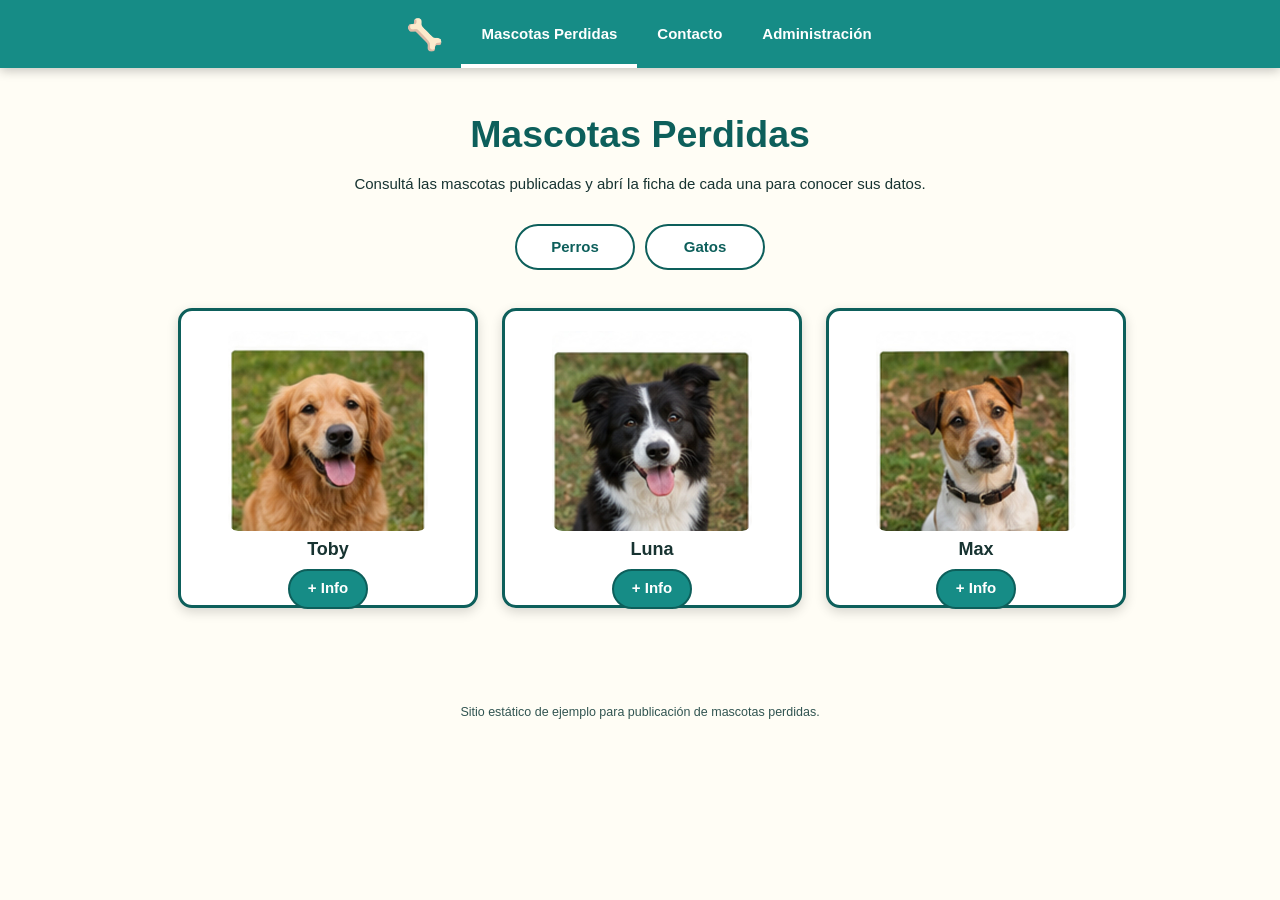
<file: teoria-act1/chat_gpt/index.html>
<!doctype html>
<html lang="es">
<head>
  <meta charset="utf-8">
  <meta name="viewport" content="width=device-width, initial-scale=1">
  <meta name="description" content="Listado de mascotas perdidas, con información para facilitar su identificación y recuperación.">
  <title>Mascotas Perdidas</title>
  <link rel="stylesheet" href="estilosIA.css">
</head>
<body>
  <a class="skip-link" href="#contenido">Saltar al contenido principal</a>

  <header class="site-header">
    <nav class="navbar" aria-label="Navegación principal">
      <a class="logo" href="index.html" aria-label="Inicio - Mascotas Perdidas">🦴</a>
      <a class="nav-link active" href="index.html" aria-current="page">Mascotas Perdidas</a>
      <a class="nav-link" href="contacto.html">Contacto</a>
      <a class="nav-link" href="administracion.html">Administración</a>
    </nav>
  </header>

  <main id="contenido">
    <h1 class="page-title">Mascotas Perdidas</h1>
    <p class="page-intro">Consultá las mascotas publicadas y abrí la ficha de cada una para conocer sus datos.</p>

    <input class="tab-input" type="radio" name="categoria" id="tab-perros" checked>
    <input class="tab-input" type="radio" name="categoria" id="tab-gatos">

    <div class="category-tabs" role="tablist" aria-label="Categoría de mascotas">
      <label class="tab-label" for="tab-perros" role="tab">Perros</label>
      <label class="tab-label" for="tab-gatos" role="tab">Gatos</label>
    </div>

    <section class="pet-gallery" aria-label="Galería de mascotas">
      <div class="pet-category dogs" role="tabpanel" aria-label="Perros">
        <article class="pet-card">
          <img class="pet-photo" src="imagenes/perro_1.jpg" alt="Foto de Toby: Perro de raza Mestizo, tamaño mediano y color dorado" width="200" height="200">
          <h2 class="pet-name">Toby</h2>
          <a class="info-button" href="info/perro_1.pdf" target="_blank" rel="noopener">+ Info</a>
        </article>

        <article class="pet-card">
          <img class="pet-photo" src="imagenes/perro_2.jpg" alt="Foto de Luna: Perra de raza Border Collie, tamaño mediana y color negro y blanco" width="200" height="200">
          <h2 class="pet-name">Luna</h2>
          <a class="info-button" href="info/perro_2.pdf" target="_blank" rel="noopener">+ Info</a>
        </article>
  
        <article class="pet-card">
          <img class="pet-photo" src="imagenes/perro_3.jpg" alt="Foto de Max: Perro de raza Jack Russell Terrier, tamaño pequeño y color blanco y marrón" width="200" height="200">
          <h2 class="pet-name">Max</h2>
          <a class="info-button" href="info/perro_3.pdf" target="_blank" rel="noopener">+ Info</a>
        </article>
      </div>

      <div class="pet-category cats" role="tabpanel" aria-label="Gatos">
        <article class="pet-card">
          <img class="pet-photo" src="imagenes/gato_1.jpg" alt="Foto de Luna: Gata de tamaño mediano y color atigrado gris" width="200" height="200">
          <h2 class="pet-name">Luna</h2>
          <a class="info-button" href="info/gato_1.pdf" target="_blank" rel="noopener">+ Info</a>
        </article>

        <article class="pet-card">
          <img class="pet-photo" src="imagenes/gato_2.jpg" alt="Foto de Oreo: Gato de tamaño mediano y color negro y blanco" width="200" height="200">
          <h2 class="pet-name">Oreo</h2>
          <a class="info-button" href="info/gato_2.pdf" target="_blank" rel="noopener">+ Info</a>
        </article>
  
        <article class="pet-card">
          <img class="pet-photo" src="imagenes/gato_3.jpg" alt="Foto de Simba: Gato de tamaño mediano y color atigrado naranja" width="200" height="200">
          <h2 class="pet-name">Simba</h2>
          <a class="info-button" href="info/gato_3.pdf" target="_blank" rel="noopener">+ Info</a>
        </article>
      </div>
    </section>
  </main>

  <footer class="site-footer">
    <small>Sitio estático de ejemplo para publicación de mascotas perdidas.</small>
  </footer>
</body>
</html>
</file>
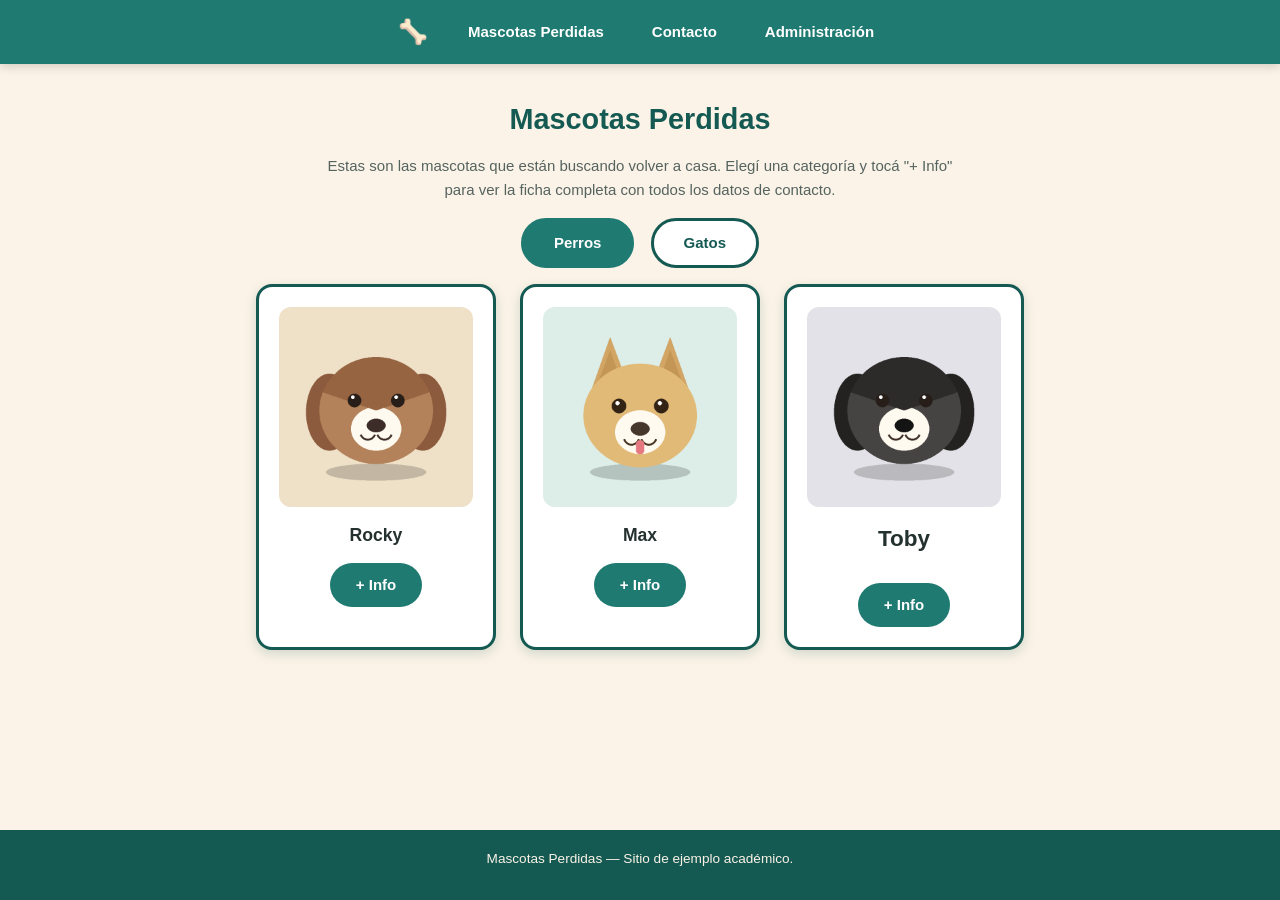
<file: teoria-act1/claude/index.html>
<!DOCTYPE html>
<html lang="es">
<head>
  <meta charset="UTF-8">
  <meta name="viewport" content="width=device-width, initial-scale=1.0">
  <title>Mascotas Perdidas</title>
  <meta name="description" content="Listado de mascotas perdidas en busca de su familia. Filtrá por perros o gatos y consultá la ficha completa de cada una.">
  <link rel="stylesheet" href="estilosIA.css">
</head>
<body>

  <a class="skip-link" href="#contenido">Saltar al contenido principal</a>

  <header>
    <nav class="nav-bar" aria-label="Navegación principal">
      <div class="nav-inner">
        <span class="nav-logo" aria-hidden="true">🦴</span>
        <ul class="nav-links">
          <li><a href="index.html" aria-current="page">Mascotas Perdidas</a></li>
          <li><a href="contacto.html">Contacto</a></li>
          <li><a href="administracion.html">Administración</a></li>
        </ul>
      </div>
    </nav>
  </header>

  <main id="contenido" class="container">
    <h1 class="titulo-pagina">Mascotas Perdidas</h1>
    <p class="intro-texto">
      Estas son las mascotas que están buscando volver a casa. Elegí una categoría
      y tocá "+ Info" para ver la ficha completa con todos los datos de contacto.
    </p>

    <!-- Pestañas de categoría implementadas sin JavaScript, mediante inputs
         tipo radio ocultos visualmente pero accesibles por teclado. -->
    <div class="tabs-categoria">
      <input type="radio" name="categoria-mascota" id="tab-perros" class="tab-radio" checked>
      <label for="tab-perros" class="tab-label">Perros</label>

      <input type="radio" name="categoria-mascota" id="tab-gatos" class="tab-radio">
      <label for="tab-gatos" class="tab-label">Gatos</label>

      <!-- Categoría: Perros -->
      <div class="galeria" id="galeria-perros">
        <article class="mascota-card">
          <img class="foto-mascota" src="imagenes/perro_1.png" alt="Foto de Rocky: Perro de raza Mestizo, mediano, pelaje corto; color marrón con hocico claro" width="200" height="200">
          <h3>Rocky</h3>
          <a class="btn-pill btn-info" href="info/perro_1.pdf" target="_blank" rel="noopener noreferrer"
             aria-label="+ Info sobre Rocky (PDF, se abre en una pestaña nueva)">+ Info</a>
        </article>

        <article class="mascota-card">
          <img class="foto-mascota" src="imagenes/perro_2.png" alt="Foto de Max: Perro de raza Mestizo tipo Shiba, orejas paradas; color canela con pecho claro" width="200" height="200">
          <h3>Max</h3>
          <a class="btn-pill btn-info" href="info/perro_2.pdf" target="_blank" rel="noopener noreferrer"
             aria-label="+ Info sobre Max (PDF, se abre en una pestaña nueva)">+ Info</a>
        </article>

        <article class="mascota-card">
          <img class="foto-mascota" src="imagenes/perro_3.png" alt="Foto de Toby: Perro de raza Mestizo, orejas caídas, pelaje oscuro; color negro con reflejos grises" width="200" height="200">
          <h2>Toby</h2>
          <a class="btn-pill btn-info" href="info/perro_3.pdf" target="_blank" rel="noopener noreferrer"
             aria-label="+ Info sobre Toby (PDF, se abre en una pestaña nueva)">+ Info</a>
        </article>
      </div>

      <!-- Categoría: Gatos -->
      <div class="galeria" id="galeria-gatos">
        <article class="mascota-card">
          <img class="foto-mascota" src="imagenes/gato_1.png" alt="Foto de Luna: Gata de raza Común europeo; color gris con ojos verdes" width="200" height="200">
          <h3>Luna</h3>
          <a class="btn-pill btn-info" href="info/gato_1.pdf" target="_blank" rel="noopener noreferrer"
             aria-label="+ Info sobre Luna (PDF, se abre en una pestaña nueva)">+ Info</a>
        </article>

        <article class="mascota-card">
          <img class="foto-mascota" src="imagenes/gato_2.png" alt="Foto de Mia: Gata de raza Común europeo; color naranja/jengibre con ojos celestes" width="200" height="200">
          <h2>Mia</h2>
          <a class="btn-pill btn-info" href="info/gato_2.pdf" target="_blank" rel="noopener noreferrer"
             aria-label="+ Info sobre Mia (PDF, se abre en una pestaña nueva)">+ Info</a>
        </article>

        <article class="mascota-card">
          <img class="foto-mascota" src="imagenes/gato_3.png" alt="Foto de Simón: Gato de raza Común europeo; color gris oscuro con ojos ámbar" width="200" height="200">
          <h2>Simón</h2>
          <a class="btn-pill btn-info" href="info/gato_3.pdf" target="_blank" rel="noopener noreferrer"
             aria-label="+ Info sobre Simón (PDF, se abre en una pestaña nueva)">+ Info</a>
        </article>
      </div>
    </div>
  </main>

  <footer class="site-footer">
    <p>Mascotas Perdidas — Sitio de ejemplo académico.</p>
  </footer>

</body>
</html>
</file>
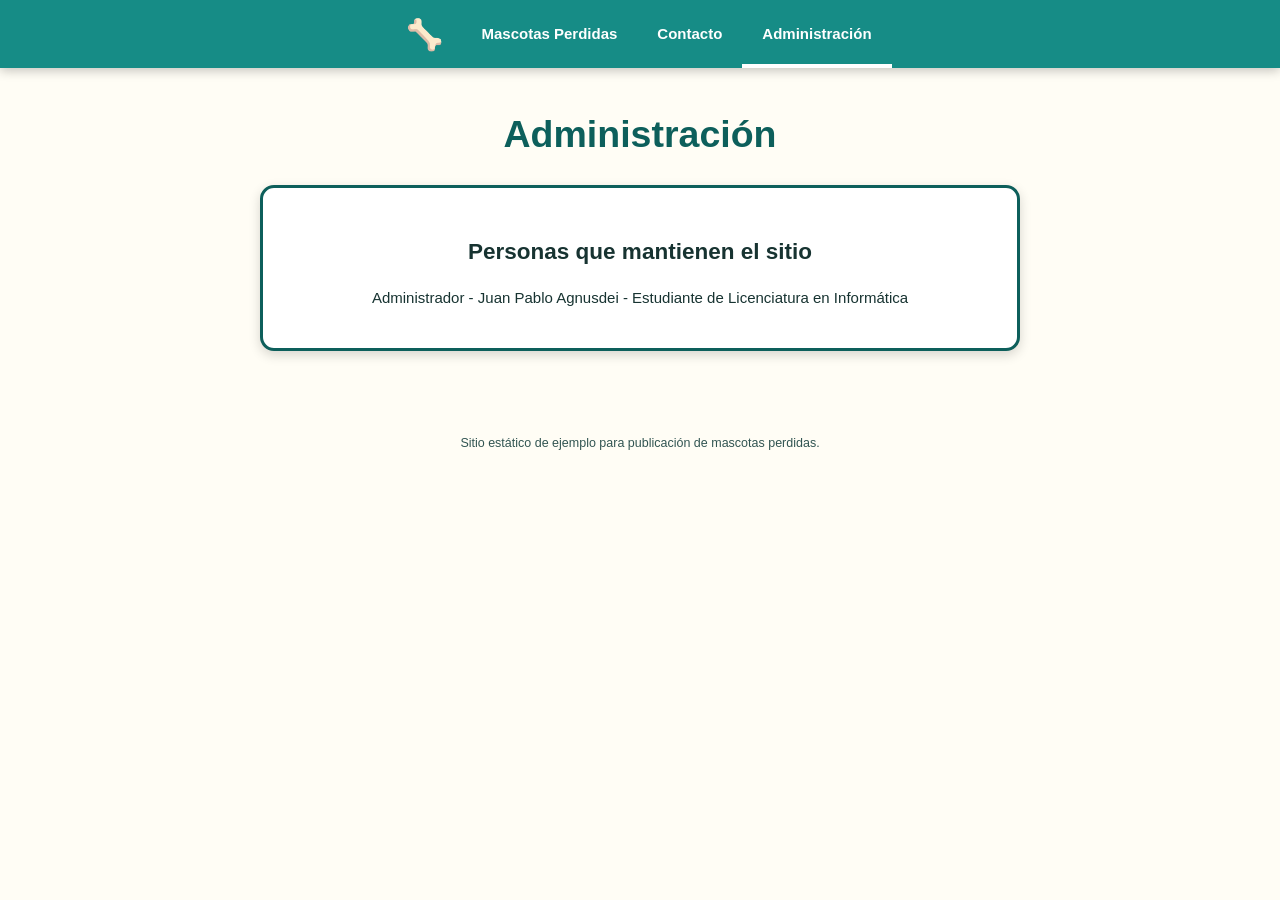
<file: teoria-act1/chat_gpt/administracion.html>
<!doctype html>
<html lang="es">
<head>
  <meta charset="utf-8">
  <meta name="viewport" content="width=device-width, initial-scale=1">
  <meta name="description" content="Información de administración del sitio Mascotas Perdidas.">
  <title>Administración</title>
  <link rel="stylesheet" href="estilosIA.css">
</head>
<body>
  <a class="skip-link" href="#contenido">Saltar al contenido principal</a>

  <header class="site-header">
    <nav class="navbar" aria-label="Navegación principal">
      <a class="logo" href="index.html" aria-label="Inicio - Mascotas Perdidas">🦴</a>
      <a class="nav-link" href="index.html">Mascotas Perdidas</a>
      <a class="nav-link" href="contacto.html">Contacto</a>
      <a class="nav-link active" href="administracion.html" aria-current="page">Administración</a>
    </nav>
  </header>

  <main id="contenido">
    <h1 class="page-title">Administración</h1>
    <section class="admin-card" aria-labelledby="administrador">
      <h2 id="administrador">Personas que mantienen el sitio</h2>
      <p>Administrador - Juan Pablo Agnusdei - Estudiante de Licenciatura en Informática</p>
    </section>
  </main>

  <footer class="site-footer">
    <small>Sitio estático de ejemplo para publicación de mascotas perdidas.</small>
  </footer>
</body>
</html>
</file>
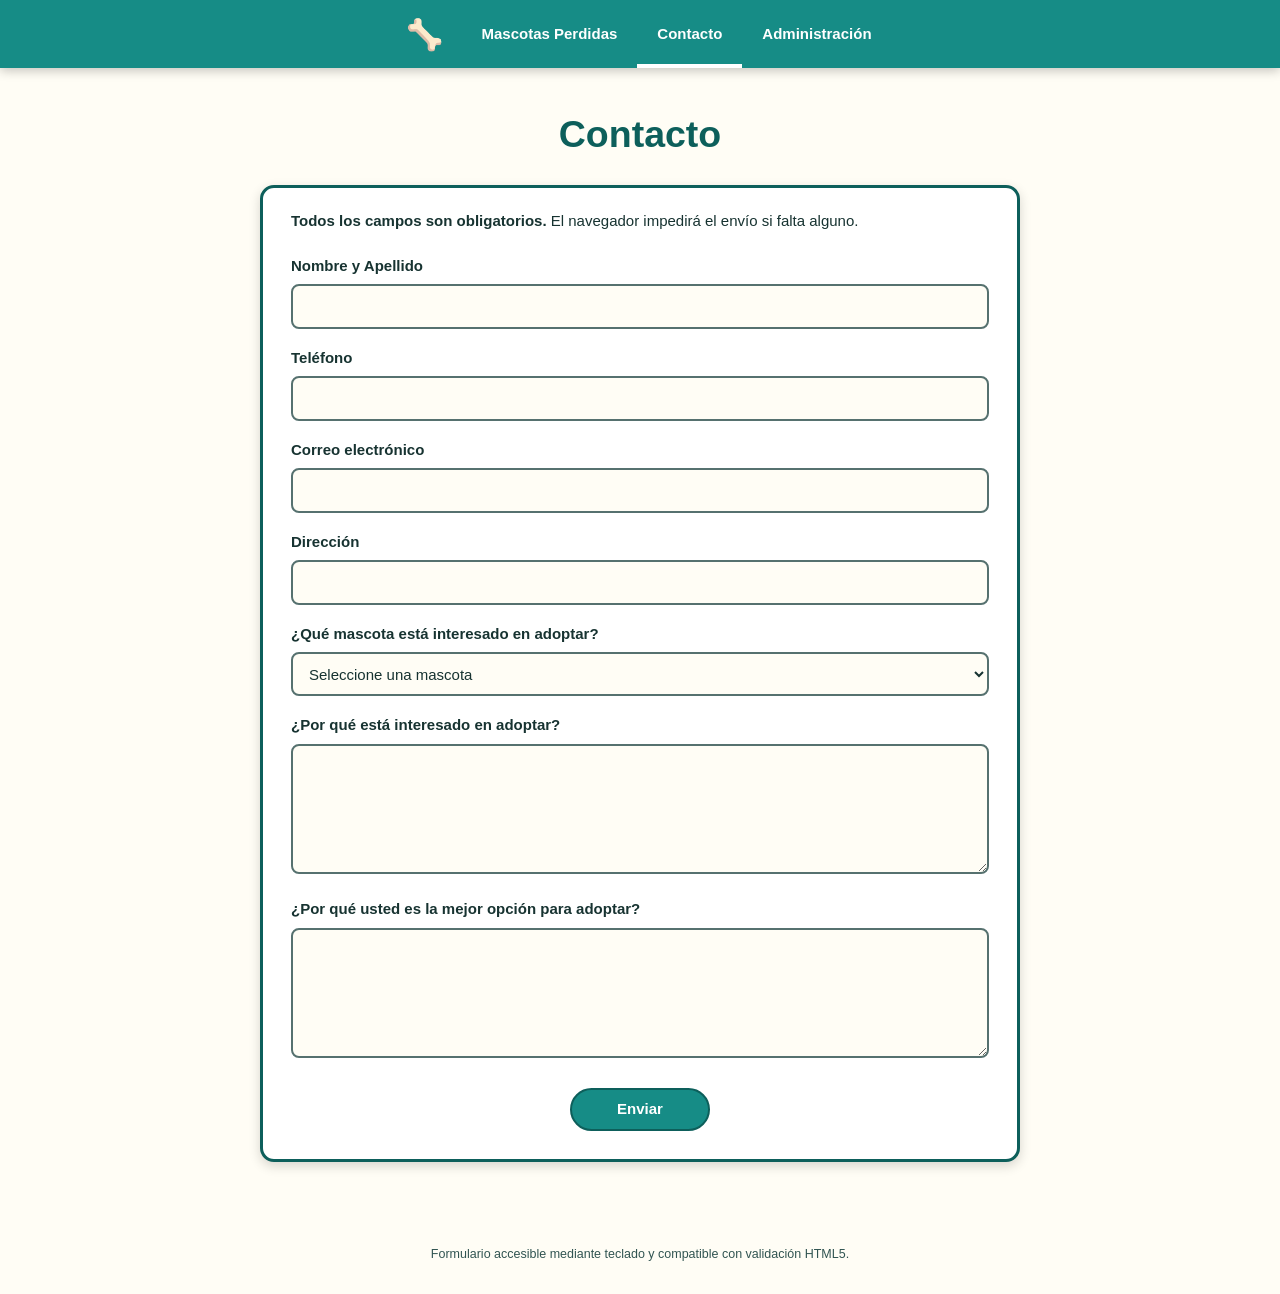
<file: teoria-act1/chat_gpt/contacto.html>
<!doctype html>
<html lang="es">
<head>
  <meta charset="utf-8">
  <meta name="viewport" content="width=device-width, initial-scale=1">
  <meta name="description" content="Formulario de contacto para consultar por una mascota en adopción.">
  <title>Contacto</title>
  <link rel="stylesheet" href="estilosIA.css">
</head>
<body>
  <a class="skip-link" href="#contenido">Saltar al contenido principal</a>

  <header class="site-header">
    <nav class="navbar" aria-label="Navegación principal">
      <a class="logo" href="index.html" aria-label="Inicio - Mascotas Perdidas">🦴</a>
      <a class="nav-link" href="index.html">Mascotas Perdidas</a>
      <a class="nav-link active" href="contacto.html" aria-current="page">Contacto</a>
      <a class="nav-link" href="administracion.html">Administración</a>
    </nav>
  </header>

  <main id="contenido">
    <h1 class="page-title">Contacto</h1>

    <form class="form-card" action="exito.html" method="get">
      <p class="required-note"><strong>Todos los campos son obligatorios.</strong> El navegador impedirá el envío si falta alguno.</p>

      <div class="form-group">
        <label class="form-label" for="nombre">Nombre y Apellido</label>
        <input class="form-control" type="text" id="nombre" name="nombre" autocomplete="name" required>
      </div>

      <div class="form-group">
        <label class="form-label" for="telefono">Teléfono</label>
        <input class="form-control" type="tel" id="telefono" name="telefono" autocomplete="tel" required>
      </div>

      <div class="form-group">
        <label class="form-label" for="correo">Correo electrónico</label>
        <input class="form-control" type="email" id="correo" name="correo" autocomplete="email" required>
      </div>

      <div class="form-group">
        <label class="form-label" for="direccion">Dirección</label>
        <input class="form-control" type="text" id="direccion" name="direccion" autocomplete="street-address" required>
      </div>

      <div class="form-group">
        <label class="form-label" for="mascota">¿Qué mascota está interesado en adoptar?</label>
        <select class="form-control" id="mascota" name="mascota" required>
          <option value="" selected disabled>Seleccione una mascota</option>
          <option value="bruno">Bruno</option>
          <option value="luna">Luna</option>
          <option value="milo">Milo</option>
        </select>
      </div>

      <div class="form-group">
        <label class="form-label" for="motivo">¿Por qué está interesado en adoptar?</label>
        <textarea class="form-control" id="motivo" name="motivo" required></textarea>
      </div>

      <div class="form-group">
        <label class="form-label" for="opcion">¿Por qué usted es la mejor opción para adoptar?</label>
        <textarea class="form-control" id="opcion" name="opcion" required></textarea>
      </div>

      <div class="submit-area">
        <button class="submit-button" type="submit">Enviar</button>
      </div>
    </form>
  </main>

  <footer class="site-footer">
    <small>Formulario accesible mediante teclado y compatible con validación HTML5.</small>
  </footer>
</body>
</html>
</file>
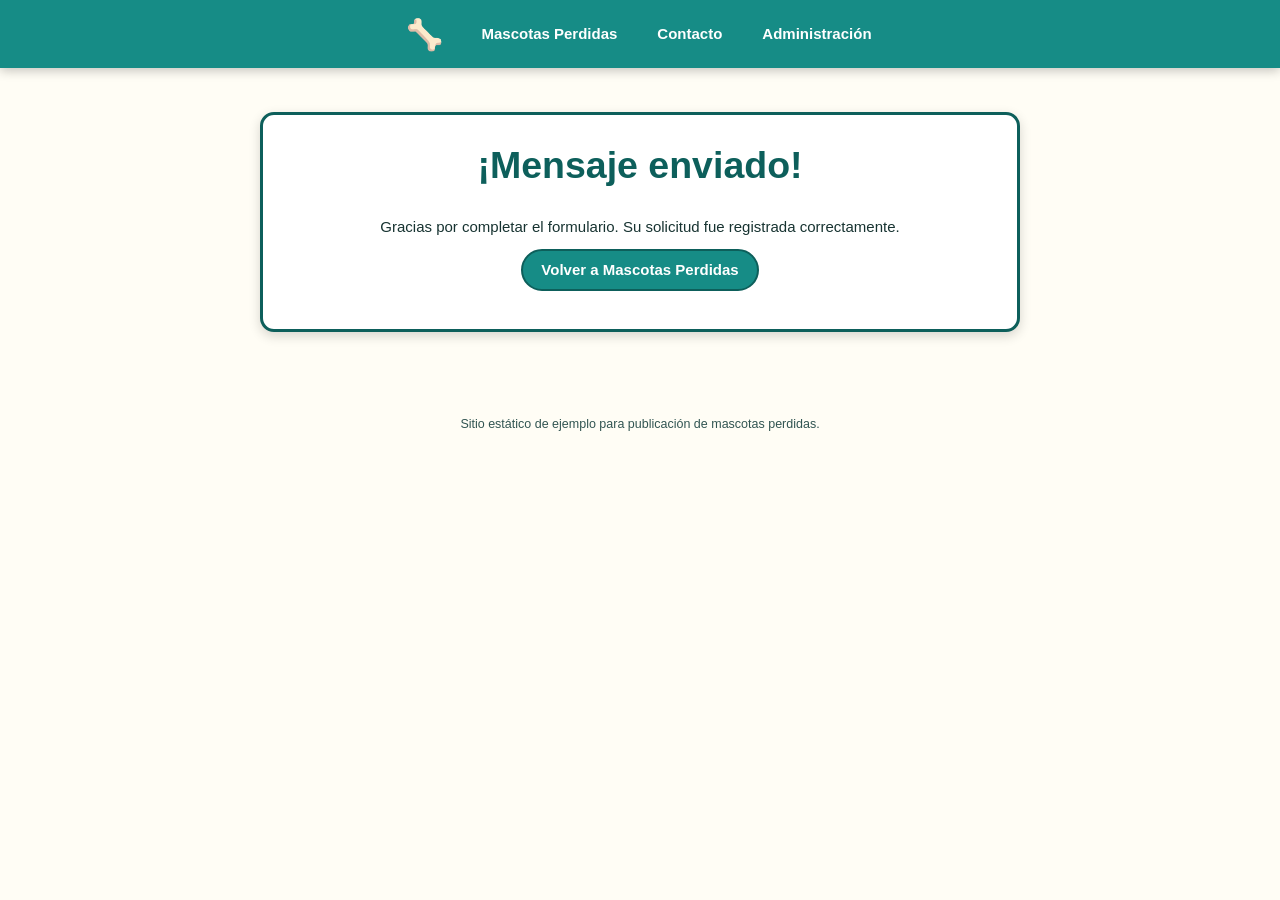
<file: teoria-act1/chat_gpt/exito.html>
<!doctype html>
<html lang="es">
<head>
  <meta charset="utf-8">
  <meta name="viewport" content="width=device-width, initial-scale=1">
  <meta name="description" content="Confirmación del envío del formulario de contacto.">
  <title>Envío exitoso</title>
  <link rel="stylesheet" href="estilosIA.css">
</head>
<body>
  <a class="skip-link" href="#contenido">Saltar al contenido principal</a>

  <header class="site-header">
    <nav class="navbar" aria-label="Navegación principal">
      <a class="logo" href="index.html" aria-label="Inicio - Mascotas Perdidas">🦴</a>
      <a class="nav-link" href="index.html">Mascotas Perdidas</a>
      <a class="nav-link" href="contacto.html">Contacto</a>
      <a class="nav-link" href="administracion.html">Administración</a>
    </nav>
  </header>

  <main id="contenido">
    <section class="success-card" aria-labelledby="titulo-exito">
      <h1 id="titulo-exito" class="page-title">¡Mensaje enviado!</h1>
      <p>Gracias por completar el formulario. Su solicitud fue registrada correctamente.</p>
      <p><a class="info-button" href="index.html">Volver a Mascotas Perdidas</a></p>
    </section>
  </main>

  <footer class="site-footer">
    <small>Sitio estático de ejemplo para publicación de mascotas perdidas.</small>
  </footer>
</body>
</html>
</file>
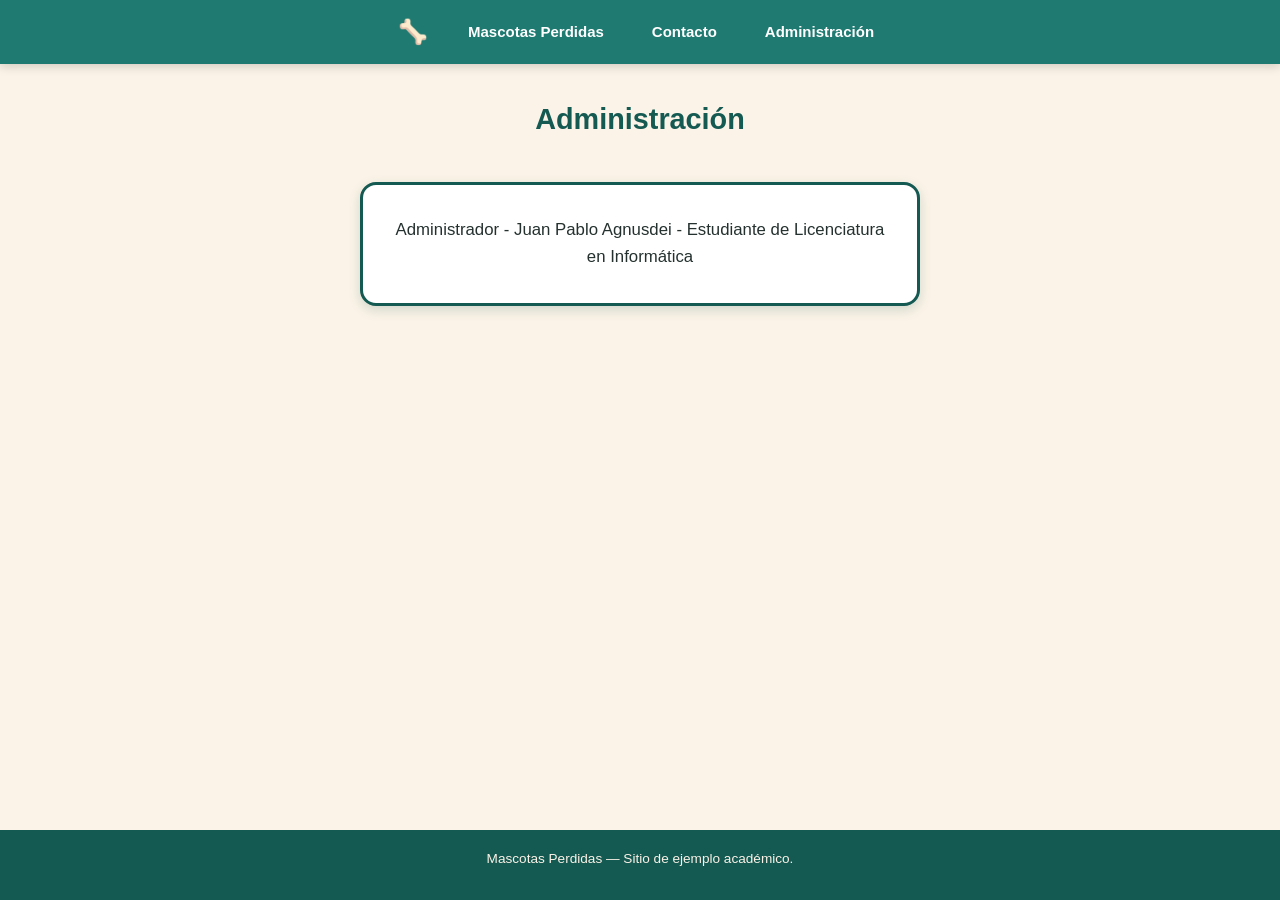
<file: teoria-act1/claude/administracion.html>
<!DOCTYPE html>
<html lang="es">
<head>
  <meta charset="UTF-8">
  <meta name="viewport" content="width=device-width, initial-scale=1.0">
  <title>Administración - Mascotas Perdidas</title>
  <meta name="description" content="Datos de las personas responsables de mantener el sitio Mascotas Perdidas.">
  <link rel="stylesheet" href="estilosIA.css">
</head>
<body>

  <a class="skip-link" href="#contenido">Saltar al contenido principal</a>

  <header>
    <nav class="nav-bar" aria-label="Navegación principal">
      <div class="nav-inner">
        <span class="nav-logo" aria-hidden="true">🦴</span>
        <ul class="nav-links">
          <li><a href="index.html">Mascotas Perdidas</a></li>
          <li><a href="contacto.html">Contacto</a></li>
          <li><a href="administracion.html" aria-current="page">Administración</a></li>
        </ul>
      </div>
    </nav>
  </header>

  <main id="contenido" class="container">
    <h1 class="titulo-pagina">Administración</h1>

    <div class="admin-tarjeta">
      <p>Administrador - Juan Pablo Agnusdei - Estudiante de Licenciatura en Informática</p>
    </div>
  </main>

  <footer class="site-footer">
    <p>Mascotas Perdidas — Sitio de ejemplo académico.</p>
  </footer>

</body>
</html>
</file>
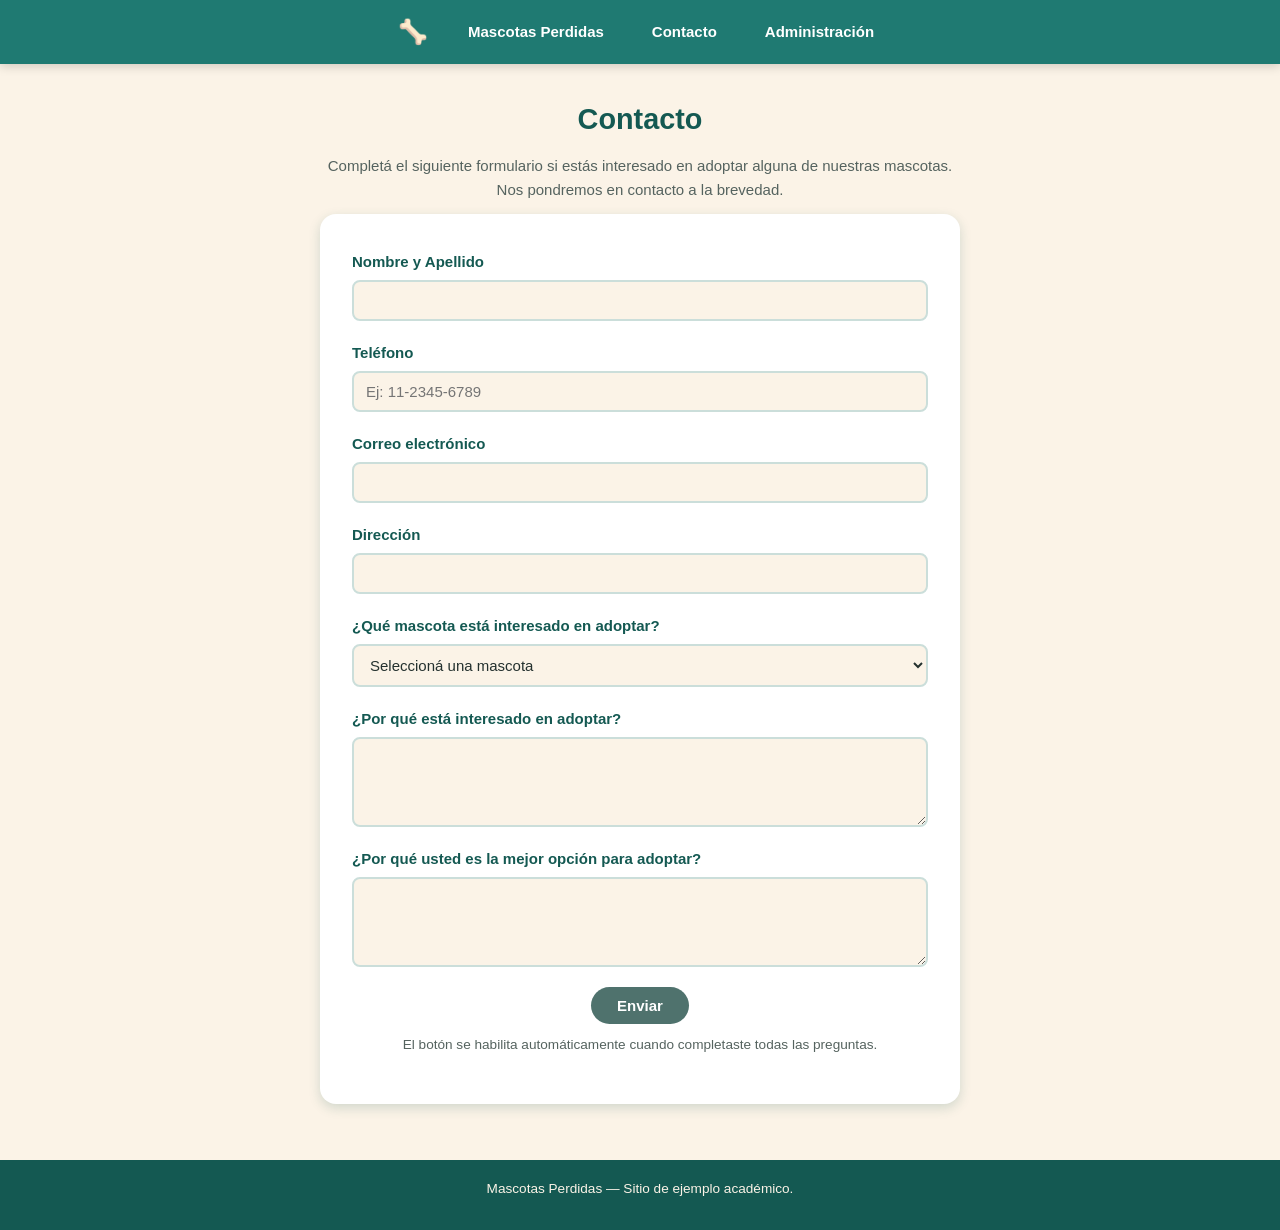
<file: teoria-act1/claude/contacto.html>
<!DOCTYPE html>
<html lang="es">
<head>
  <meta charset="UTF-8">
  <meta name="viewport" content="width=device-width, initial-scale=1.0">
  <title>Contacto - Mascotas Perdidas</title>
  <meta name="description" content="Formulario de contacto para iniciar el proceso de adopción de una mascota.">
  <link rel="stylesheet" href="estilosIA.css">
</head>
<body>

  <a class="skip-link" href="#contenido">Saltar al contenido principal</a>

  <header>
    <nav class="nav-bar" aria-label="Navegación principal">
      <div class="nav-inner">
        <span class="nav-logo" aria-hidden="true">🦴</span>
        <ul class="nav-links">
          <li><a href="index.html">Mascotas Perdidas</a></li>
          <li><a href="contacto.html" aria-current="page">Contacto</a></li>
          <li><a href="administracion.html">Administración</a></li>
        </ul>
      </div>
    </nav>
  </header>

  <main id="contenido" class="container">
    <h1 class="titulo-pagina">Contacto</h1>
    <p class="intro-texto">
      Completá el siguiente formulario si estás interesado en adoptar alguna de nuestras mascotas.
      Nos pondremos en contacto a la brevedad.
    </p>

    <div class="form-wrapper">
      <!-- Sitio sin backend ni scripts: al enviar, se navega a una página
           estática de confirmación (gracias.html). La validación de campos
           obligatorios la realiza el propio navegador (atributo "required"),
           y el botón "Enviar" se atenúa mediante CSS (:invalid) mientras
           falte completar alguna pregunta. -->
      <form id="formulario-contacto" action="gracias.html" method="get" novalidate="false">

        <div class="campo-formulario">
          <label for="nombre">Nombre y Apellido</label>
          <input type="text" id="nombre" name="nombre" autocomplete="name" required>
        </div>

        <div class="campo-formulario">
          <label for="telefono">Teléfono</label>
          <input type="tel" id="telefono" name="telefono" autocomplete="tel"
                 pattern="[0-9+\-\s()]{6,20}" placeholder="Ej: 11-2345-6789" required>
        </div>

        <div class="campo-formulario">
          <label for="correo">Correo electrónico</label>
          <input type="email" id="correo" name="correo" autocomplete="email" required>
        </div>

        <div class="campo-formulario">
          <label for="direccion">Dirección</label>
          <input type="text" id="direccion" name="direccion" autocomplete="street-address" required>
        </div>

        <div class="campo-formulario">
          <label for="mascota">¿Qué mascota está interesado en adoptar?</label>
          <select id="mascota" name="mascota" required>
            <option value="" selected disabled hidden>Seleccioná una mascota</option>
            <option value="Rocky">Rocky (Perro)</option>
            <option value="Max">Max (Perro)</option>
            <option value="Luna">Luna (Gato)</option>
          </select>
        </div>

        <div class="campo-formulario">
          <label for="motivo-interes">¿Por qué está interesado en adoptar?</label>
          <textarea id="motivo-interes" name="motivo-interes" required></textarea>
        </div>

        <div class="campo-formulario">
          <label for="motivo-mejor-opcion">¿Por qué usted es la mejor opción para adoptar?</label>
          <textarea id="motivo-mejor-opcion" name="motivo-mejor-opcion" required></textarea>
        </div>

        <div class="form-acciones">
          <button type="submit" class="btn-pill">Enviar</button>
          <p class="nota-formulario">
            El botón se habilita automáticamente cuando completaste todas las preguntas.
          </p>
        </div>

      </form>
    </div>
  </main>

  <footer class="site-footer">
    <p>Mascotas Perdidas — Sitio de ejemplo académico.</p>
  </footer>

</body>
</html>
</file>
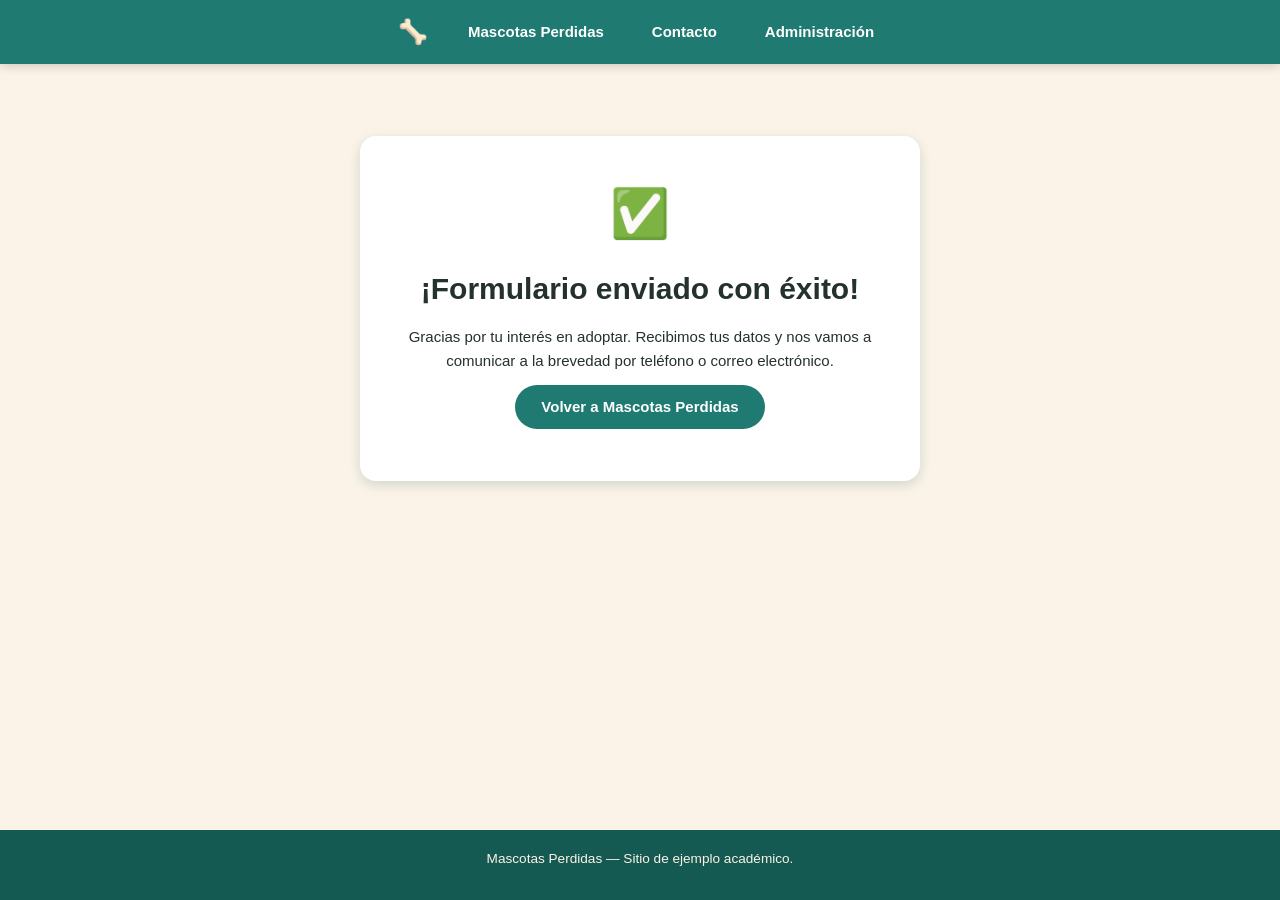
<file: teoria-act1/claude/gracias.html>
<!DOCTYPE html>
<html lang="es">
<head>
  <meta charset="UTF-8">
  <meta name="viewport" content="width=device-width, initial-scale=1.0">
  <title>Formulario enviado - Mascotas Perdidas</title>
  <meta name="description" content="Confirmación de envío del formulario de adopción.">
  <link rel="stylesheet" href="estilosIA.css">
</head>
<body>

  <a class="skip-link" href="#contenido">Saltar al contenido principal</a>

  <header>
    <nav class="nav-bar" aria-label="Navegación principal">
      <div class="nav-inner">
        <span class="nav-logo" aria-hidden="true">🦴</span>
        <ul class="nav-links">
          <li><a href="index.html">Mascotas Perdidas</a></li>
          <li><a href="contacto.html">Contacto</a></li>
          <li><a href="administracion.html">Administración</a></li>
        </ul>
      </div>
    </nav>
  </header>

  <main id="contenido" class="container">
    <div class="mensaje-exito" role="status">
      <span class="icono-exito" aria-hidden="true">✅</span>
      <h1>¡Formulario enviado con éxito!</h1>
      <p>
        Gracias por tu interés en adoptar. Recibimos tus datos y nos vamos a
        comunicar a la brevedad por teléfono o correo electrónico.
      </p>
      <p>
        <a class="btn-pill" href="index.html">Volver a Mascotas Perdidas</a>
      </p>
    </div>
  </main>

  <footer class="site-footer">
    <p>Mascotas Perdidas — Sitio de ejemplo académico.</p>
  </footer>

</body>
</html>
</file>
<file: teoria-act1/chat_gpt/estilosIA.css>
:root {
  --acento: #168c86;
  --acento-oscuro: #0d5f5b;
  --acento-claro: #d7f1ee;
  --crema: #fffdf5;
  --texto: #173331;
  --blanco: #ffffff;
  --sombra: 0 4px 12px rgba(0, 0, 0, 0.16);
  --radio: 14px;
  --ancho-card: 300px;
}

* {
  box-sizing: border-box;
}

html {
  font-size: 15px;
  scroll-behavior: smooth;
}

body {
  margin: 0;
  min-height: 100vh;
  font-family: Arial, Helvetica, sans-serif;
  font-size: 15px;
  line-height: 1.5;
  color: var(--texto);
  background: var(--crema);
}

.skip-link {
  position: absolute;
  left: -9999px;
  top: 8px;
  z-index: 1000;
  padding: 10px 14px;
  background: var(--blanco);
  color: var(--acento-oscuro);
  border: 2px solid var(--acento-oscuro);
  border-radius: 8px;
  font-weight: 700;
}

.skip-link:focus {
  left: 8px;
}

.site-header {
  position: sticky;
  top: 0;
  z-index: 100;
  background: var(--acento);
  box-shadow: 0 3px 10px rgba(0, 0, 0, 0.22);
}

.navbar {
  width: 100%;
  min-height: 68px;
  display: flex;
  align-items: stretch;
  justify-content: center;
  flex-wrap: wrap;
}

.logo {
  min-height: 68px;
  display: inline-flex;
  align-items: center;
  justify-content: center;
  padding: 0 18px;
  color: var(--blanco);
  font-size: 2rem;
  text-decoration: none;
  border: 0;
}

.nav-link {
  min-height: 68px;
  display: inline-flex;
  align-items: center;
  justify-content: center;
  padding: 0 20px;
  color: var(--blanco);
  text-decoration: none;
  font-weight: 700;
  transition: background-color 0.15s ease, color 0.15s ease;
}

.nav-link:hover,
.nav-link:focus-visible {
  background: var(--acento-oscuro);
  color: var(--blanco);
}

.nav-link.active {
  box-shadow: inset 0 -4px 0 var(--blanco);
}

main {
  width: min(1200px, calc(100% - 32px));
  margin: 0 auto;
  padding: 44px 0 60px;
}

.page-title {
  margin: 0 0 28px;
  text-align: center;
  color: var(--acento-oscuro);
  font-size: clamp(1.8rem, 4vw, 2.5rem);
  line-height: 1.2;
}

.page-intro {
  max-width: 760px;
  margin: -12px auto 28px;
  text-align: center;
}

.category-tabs {
  display: flex;
  justify-content: center;
  align-items: center;
  gap: 10px;
  margin-bottom: 26px;
  flex-wrap: wrap;
}

.tab-input {
  position: absolute;
  inline-size: 1px;
  block-size: 1px;
  overflow: hidden;
  clip-path: inset(50%);
  white-space: nowrap;
}

.tab-label {
  display: inline-flex;
  align-items: center;
  justify-content: center;
  min-width: 120px;
  padding: 10px 22px;
  border: 2px solid var(--acento-oscuro);
  border-radius: 999px;
  background: var(--blanco);
  color: var(--acento-oscuro);
  font-weight: 700;
  cursor: pointer;
}

.tab-label:hover {
  background: var(--acento-claro);
}

.tab-input:focus-visible + .tab-label {
  outline: 3px solid #111;
  outline-offset: 3px;
}

.pet-gallery {
  display: grid;
  grid-template-columns: repeat(auto-fit, minmax(var(--ancho-card), var(--ancho-card)));
  justify-content: center;
  align-items: start;
  gap: 24px;
}

.pet-category {
  display: none;
  grid-column: 1 / -1;
}

#tab-perros:checked ~ .pet-gallery .dogs,
#tab-gatos:checked ~ .pet-gallery .cats {
  display: grid;
  grid-template-columns: repeat(auto-fit, minmax(var(--ancho-card), var(--ancho-card)));
  justify-content: center;
  gap: 24px;
}

.pet-card {
  width: var(--ancho-card);
  height: var(--ancho-card);
  margin: 12px;
  padding: 20px;
  border: 3px solid var(--acento-oscuro);
  border-radius: var(--radio);
  background: var(--blanco);
  box-shadow: var(--sombra);
  display: flex;
  flex-direction: column;
  align-items: center;
  justify-content: space-between;
  text-align: center;
}

.pet-photo {
  width: 200px;
  height: 200px;
  display: block;
  flex: 0 0 auto;
  object-fit: cover;
  border-radius: 10px;
}

.pet-name {
  margin: 8px 0 8px;
  font-size: 1.2rem;
  line-height: 1.2;
}

.info-button,
.submit-button {
  display: inline-flex;
  align-items: center;
  justify-content: center;
  min-height: 40px;
  padding: 8px 18px;
  border: 2px solid var(--acento-oscuro);
  border-radius: 999px;
  background: var(--acento);
  color: var(--blanco);
  font: inherit;
  font-weight: 700;
  text-decoration: none;
  cursor: pointer;
}

.info-button:hover,
.info-button:focus-visible,
.submit-button:hover,
.submit-button:focus-visible {
  background: var(--acento-oscuro);
  color: var(--blanco);
}

.info-button:focus-visible,
.submit-button:focus-visible {
  outline: 3px solid #111;
  outline-offset: 3px;
}

.form-card,
.admin-card,
.success-card {
  width: min(760px, 100%);
  margin: 0 auto;
  padding: 28px;
  background: var(--blanco);
  border: 3px solid var(--acento-oscuro);
  border-radius: var(--radio);
  box-shadow: var(--sombra);
}

.form-group {
  margin-bottom: 18px;
}

.form-label {
  display: block;
  margin-bottom: 7px;
  font-weight: 700;
}

.form-control {
  width: 100%;
  min-height: 44px;
  padding: 9px 12px;
  border: 2px solid #56716f;
  border-radius: 8px;
  background: var(--crema);
  color: var(--texto);
  font: inherit;
}

textarea.form-control {
  min-height: 130px;
  resize: vertical;
}

.form-control:focus-visible {
  outline: 3px solid #111;
  outline-offset: 2px;
  border-color: var(--acento-oscuro);
}

.required-note {
  margin-top: -6px;
  margin-bottom: 22px;
}

.submit-area {
  display: flex;
  justify-content: center;
  margin-top: 24px;
}

.submit-button {
  min-width: 140px;
}

.admin-card,
.success-card {
  text-align: center;
}

.admin-card p,
.success-card p {
  margin: 10px 0;
}

.site-footer {
  padding: 20px 16px 30px;
  text-align: center;
  color: #315451;
}

@media (max-width: 720px) {
  .navbar {
    min-height: auto;
  }

  .logo,
  .nav-link {
    min-height: 58px;
  }

  .nav-link {
    padding: 0 12px;
  }

  main {
    width: min(100% - 20px, 1200px);
    padding-top: 30px;
  }

  .pet-card {
    width: min(var(--ancho-card), calc(100vw - 52px));
    height: auto;
    min-height: var(--ancho-card);
  }

  .pet-photo {
    max-width: 100%;
    width: min(200px, 100%);
    height: auto;
    aspect-ratio: 1 / 1;
  }

  .form-card,
  .admin-card,
  .success-card {
    padding: 20px;
  }
}

@media (prefers-reduced-motion: reduce) {
  html {
    scroll-behavior: auto;
  }

  *,
  *::before,
  *::after {
    transition: none !important;
  }
}
</file>
<file: teoria-act1/claude/estilosIA.css>
/* ============================================================
   estilosIA.css — Sitio "Mascotas Perdidas"
   Paleta: verde azulado (acento) + blanco crema
   Tipografía: Arial 15px
   ============================================================ */

:root {
  --color-acento: #1F7A72;
  --color-acento-oscuro: #145952;
  --color-acento-suave: #E3F1EE;
  --color-crema: #FBF3E7;
  --color-blanco: #FFFFFF;
  --color-texto: #24312F;
  --color-texto-suave: #55635F;
  --radio-pill: 999px;
  --radio-tarjeta: 16px;
  --sombra-suave: 0 4px 12px rgba(20, 89, 82, 0.18);
  --sombra-navbar: 0 2px 10px rgba(0, 0, 0, 0.18);
  --alto-navbar: 64px;
  --transicion: 0.18s ease;
}

/* ---------- Reseteo básico ---------- */
* {
  box-sizing: border-box;
}

html, body {
  height: 100%;
}

body {
  margin: 0;
  display: flex;
  flex-direction: column;
  min-height: 100vh;
  font-family: Arial, Helvetica, sans-serif;
  font-size: 15px;
  line-height: 1.6;
  color: var(--color-texto);
  background-color: var(--color-crema);
}

img {
  max-width: 100%;
  display: block;
}

a {
  color: inherit;
}

h1, h2, h3, p, fieldset {
  margin: 0 0 12px 0;
}

/* ---------- Utilidades de accesibilidad ---------- */
.sr-only {
  position: absolute;
  width: 1px;
  height: 1px;
  padding: 0;
  margin: -1px;
  overflow: hidden;
  clip: rect(0, 0, 0, 0);
  white-space: nowrap;
  border: 0;
}

.skip-link {
  position: absolute;
  left: 10px;
  top: -60px;
  background: var(--color-acento-oscuro);
  color: var(--color-blanco);
  padding: 12px 18px;
  border-radius: 8px;
  z-index: 1000;
  text-decoration: none;
  font-weight: bold;
  transition: top var(--transicion);
}

.skip-link:focus {
  top: 10px;
}

/* Foco visible en toda la web, para navegación por teclado */
a:focus-visible,
button:focus-visible,
input:focus-visible,
select:focus-visible,
textarea:focus-visible,
label:focus-visible {
  outline: 3px solid var(--color-acento-oscuro);
  outline-offset: 2px;
}

/* ---------- Barra de navegación ---------- */
.nav-bar {
  background-color: var(--color-acento);
  box-shadow: var(--sombra-navbar);
  position: sticky;
  top: 0;
  z-index: 100;
}

.nav-inner {
  max-width: 1100px;
  margin: 0 auto;
  height: var(--alto-navbar);
  display: flex;
  align-items: center;
  justify-content: center;
  flex-wrap: wrap;
}

.nav-logo {
  display: flex;
  align-items: center;
  justify-content: center;
  height: 100%;
  padding: 0 16px;
  font-size: 1.5rem;
}

.nav-links {
  list-style: none;
  display: flex;
  align-items: center;
  height: 100%;
  margin: 0;
  padding: 0;
}

.nav-links li {
  height: 100%;
}

.nav-links a {
  display: flex;
  align-items: center;
  height: 100%;
  padding: 0 24px;
  color: var(--color-blanco);
  text-decoration: none;
  font-weight: bold;
  font-size: 15px;
  background-color: transparent;
  border-radius: 0;
  transition: background-color var(--transicion);
}

.nav-links a:hover,
.nav-links a:focus-visible {
  background-color: var(--color-acento-oscuro);
  outline: none;
}

.nav-links a:focus-visible {
  box-shadow: inset 0 0 0 3px var(--color-crema);
}

/* ---------- Estructura general ---------- */
.container {
  max-width: 1100px;
  margin: 0 auto;
  padding: 32px 20px 56px;
  width: 100%;
  flex: 1;
}

.titulo-pagina {
  text-align: center;
  font-size: 1.8rem;
  color: var(--color-acento-oscuro);
}

.intro-texto {
  text-align: center;
  max-width: 640px;
  margin-left: auto;
  margin-right: auto;
  color: var(--color-texto-suave);
}

/* ---------- Botones tipo píldora ---------- */
.btn-pill {
  display: inline-block;
  background-color: var(--color-acento);
  color: var(--color-blanco);
  border: none;
  border-radius: var(--radio-pill);
  padding: 10px 26px;
  font-family: inherit;
  font-size: 15px;
  font-weight: bold;
  text-decoration: none;
  text-align: center;
  cursor: pointer;
  transition: background-color var(--transicion), transform var(--transicion);
}

.btn-pill:hover,
.btn-pill:focus-visible {
  background-color: var(--color-acento-oscuro);
}

.btn-pill:active {
  transform: scale(0.97);
}

/* ---------- Pestañas de categoría (solo CSS, sin scripts) ---------- */
.tabs-categoria {
  text-align: center;
  margin-bottom: 28px;
}

.tab-radio {
  position: absolute;
  width: 1px;
  height: 1px;
  overflow: hidden;
  opacity: 0;
}

.tab-label {
  display: inline-block;
  cursor: pointer;
  user-select: none;
  padding: 10px 30px;
  margin: 4px 6px;
  border: 3px solid var(--color-acento-oscuro);
  border-radius: var(--radio-pill);
  background-color: var(--color-blanco);
  color: var(--color-acento-oscuro);
  font-weight: bold;
  transition: background-color var(--transicion), color var(--transicion);
}

.tab-radio:checked + .tab-label {
  background-color: var(--color-acento);
  border-color: var(--color-acento);
  color: var(--color-blanco);
}

.tab-radio:focus-visible + .tab-label {
  outline: 3px solid var(--color-acento-oscuro);
  outline-offset: 3px;
}

/* Paneles de la galería: se muestran u ocultan según la pestaña activa */
.galeria {
  display: none;
  flex-wrap: wrap;
  justify-content: center;
}

#tab-perros:checked ~ #galeria-perros {
  display: flex;
}

#tab-gatos:checked ~ #galeria-gatos {
  display: flex;
}

/* ---------- Tarjetas de mascota ---------- */
.mascota-card {
  display: flex;
  flex-direction: column;
  align-items: center;
  text-align: center;
  gap: 14px;
  width: 240px;
  background-color: var(--color-blanco);
  border: 3px solid var(--color-acento-oscuro);
  border-radius: var(--radio-tarjeta);
  padding: 20px;
  margin: 12px;
  box-shadow: var(--sombra-suave);
}

.mascota-card .foto-mascota {
  width: 200px;
  height: 200px;
  object-fit: cover;
  border-radius: 12px;
}

.mascota-card h3 {
  margin: 0;
  font-size: 1.1rem;
  color: var(--color-texto);
}

.sin-resultados {
  text-align: center;
  color: var(--color-texto-suave);
}

/* ---------- Formulario de contacto ---------- */
.form-wrapper {
  max-width: 640px;
  margin: 0 auto;
  background-color: var(--color-blanco);
  border-radius: var(--radio-tarjeta);
  box-shadow: var(--sombra-suave);
  padding: 36px 32px;
}

.campo-formulario {
  display: flex;
  flex-direction: column;
  margin-bottom: 20px;
  text-align: left;
}

.campo-formulario label {
  font-weight: bold;
  margin-bottom: 6px;
  color: var(--color-acento-oscuro);
}

.campo-formulario input,
.campo-formulario select,
.campo-formulario textarea {
  font-family: inherit;
  font-size: 15px;
  color: var(--color-texto);
  padding: 10px 12px;
  border: 2px solid #CBDEDA;
  border-radius: 8px;
  background-color: var(--color-crema);
  width: 100%;
}

.campo-formulario input:focus-visible,
.campo-formulario select:focus-visible,
.campo-formulario textarea:focus-visible {
  outline: 3px solid var(--color-acento-oscuro);
  outline-offset: 1px;
  border-color: var(--color-acento);
}

.campo-formulario textarea {
  resize: vertical;
  min-height: 90px;
}

.form-acciones {
  text-align: center;
  margin-top: 8px;
}

.form-acciones .btn-pill {
  border: none;
  font-size: 15px;
}

/* El formulario tiene validación nativa HTML5 (atributo "required").
   Mientras falte completar algún campo obligatorio, el navegador
   considera inválido al <form>, y el botón se muestra "apagado":
   se atenúa visualmente y deja de responder al clic. Esto reemplaza
   a un JavaScript de habilitar/deshabilitar, ya que el sitio no usa scripts. */
#formulario-contacto:invalid .form-acciones .btn-pill {
  background-color: #4F726D;
  color: #FFFFFF;
  cursor: not-allowed;
  pointer-events: none;
}

.nota-formulario {
  text-align: center;
  font-size: 0.85rem;
  color: var(--color-texto-suave);
  margin-top: 10px;
}

/* ---------- Página de administración ---------- */
.admin-tarjeta {
  max-width: 560px;
  margin: 40px auto;
  background-color: var(--color-blanco);
  border: 3px solid var(--color-acento-oscuro);
  border-radius: var(--radio-tarjeta);
  box-shadow: var(--sombra-suave);
  padding: 32px;
  text-align: center;
}

.admin-tarjeta p {
  margin: 0;
  font-size: 1.05rem;
}

/* ---------- Página de agradecimiento ---------- */
.mensaje-exito {
  max-width: 560px;
  margin: 40px auto;
  background-color: var(--color-blanco);
  border-radius: var(--radio-tarjeta);
  box-shadow: var(--sombra-suave);
  padding: 40px 32px;
  text-align: center;
}

.mensaje-exito .icono-exito {
  font-size: 3rem;
  display: block;
  margin-bottom: 12px;
}

/* ---------- Pie de página ---------- */
.site-footer {
  margin-top: auto;
  background-color: var(--color-acento-oscuro);
  color: var(--color-crema);
  text-align: center;
  padding: 18px 16px;
  font-size: 0.85rem;
}

/* ---------- Responsivo ---------- */
@media (max-width: 640px) {
  .nav-links a {
    padding: 0 14px;
  }

  .nav-inner {
    height: auto;
    min-height: var(--alto-navbar);
  }

  .nav-links a,
  .nav-logo {
    height: auto;
    min-height: var(--alto-navbar);
    padding-top: 10px;
    padding-bottom: 10px;
    text-align: center;
  }

  .container {
    padding: 24px 12px 40px;
  }

  .form-wrapper {
    padding: 24px 18px;
  }

  .mascota-card {
    width: 100%;
    max-width: 260px;
  }
}

/* ---------- Reduce animaciones si el usuario lo prefiere ---------- */
@media (prefers-reduced-motion: reduce) {
  * {
    transition: none !important;
    animation: none !important;
  }
}
</file>
